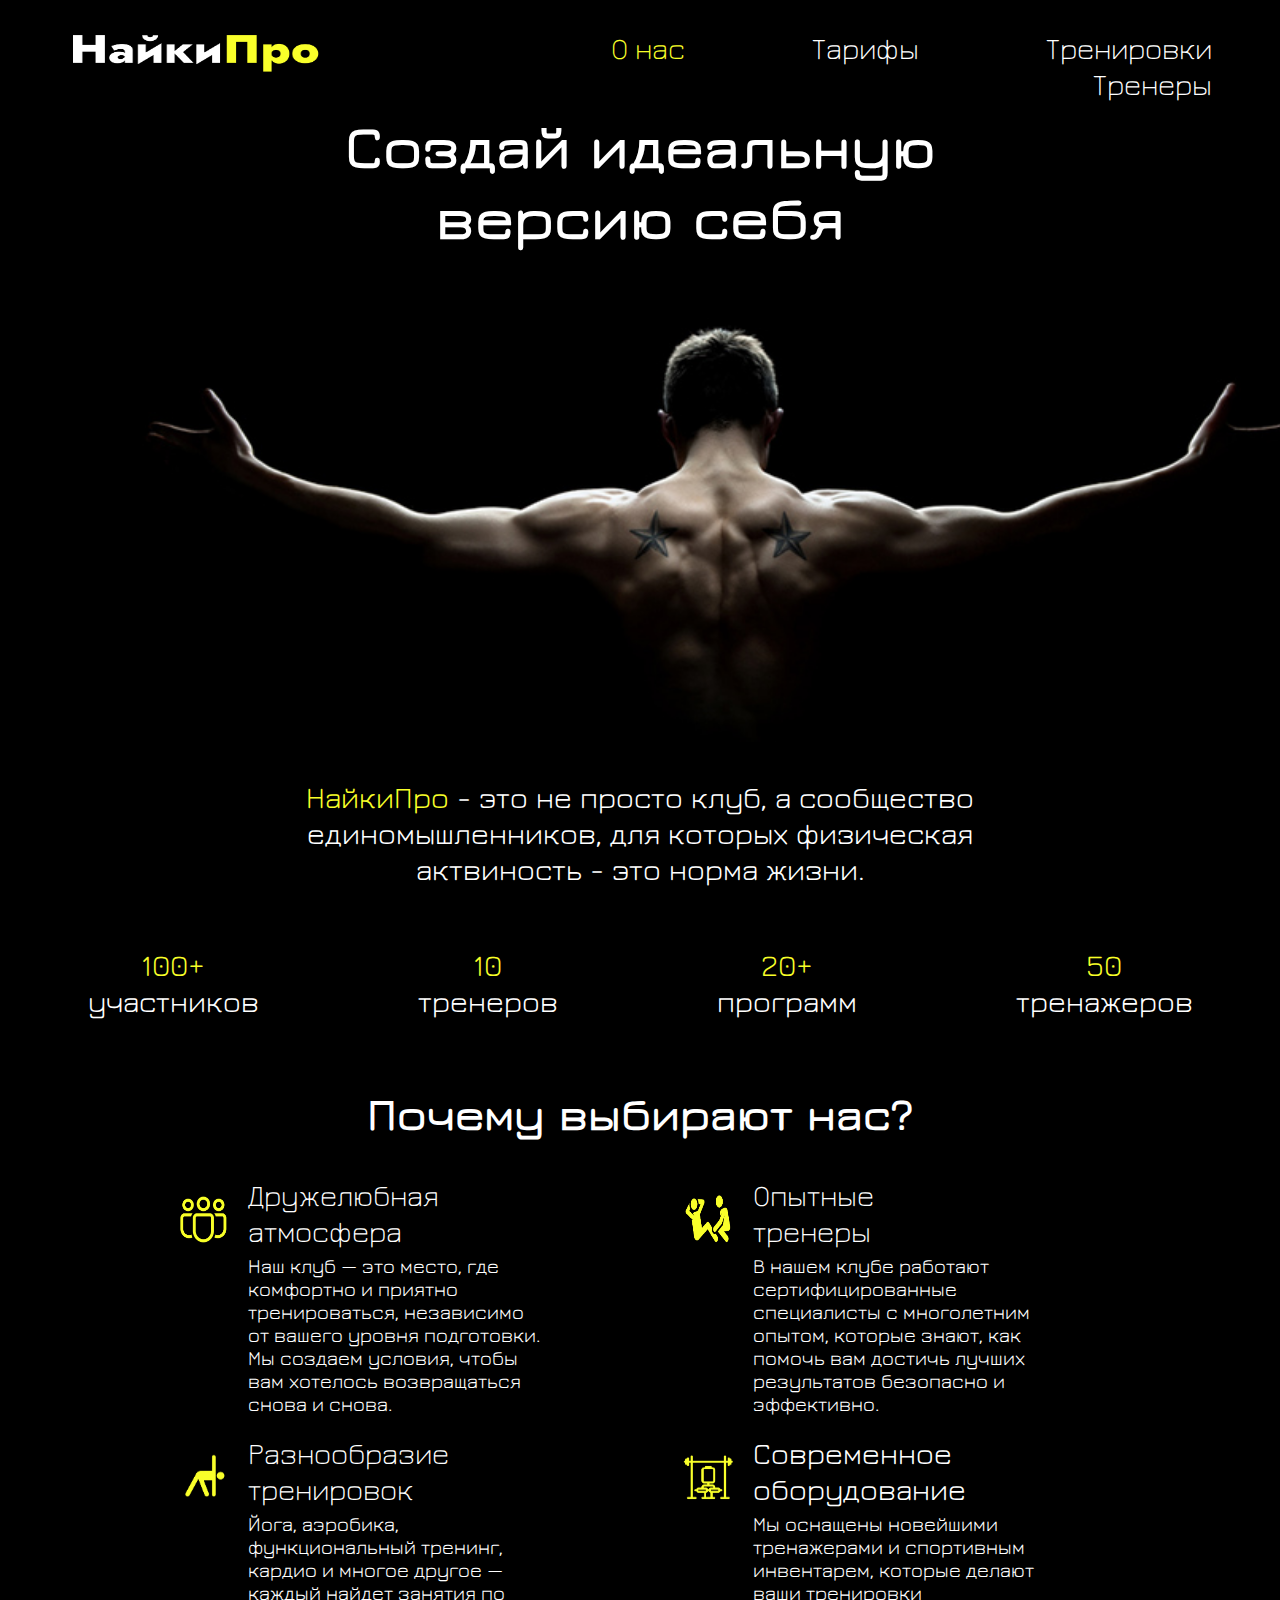
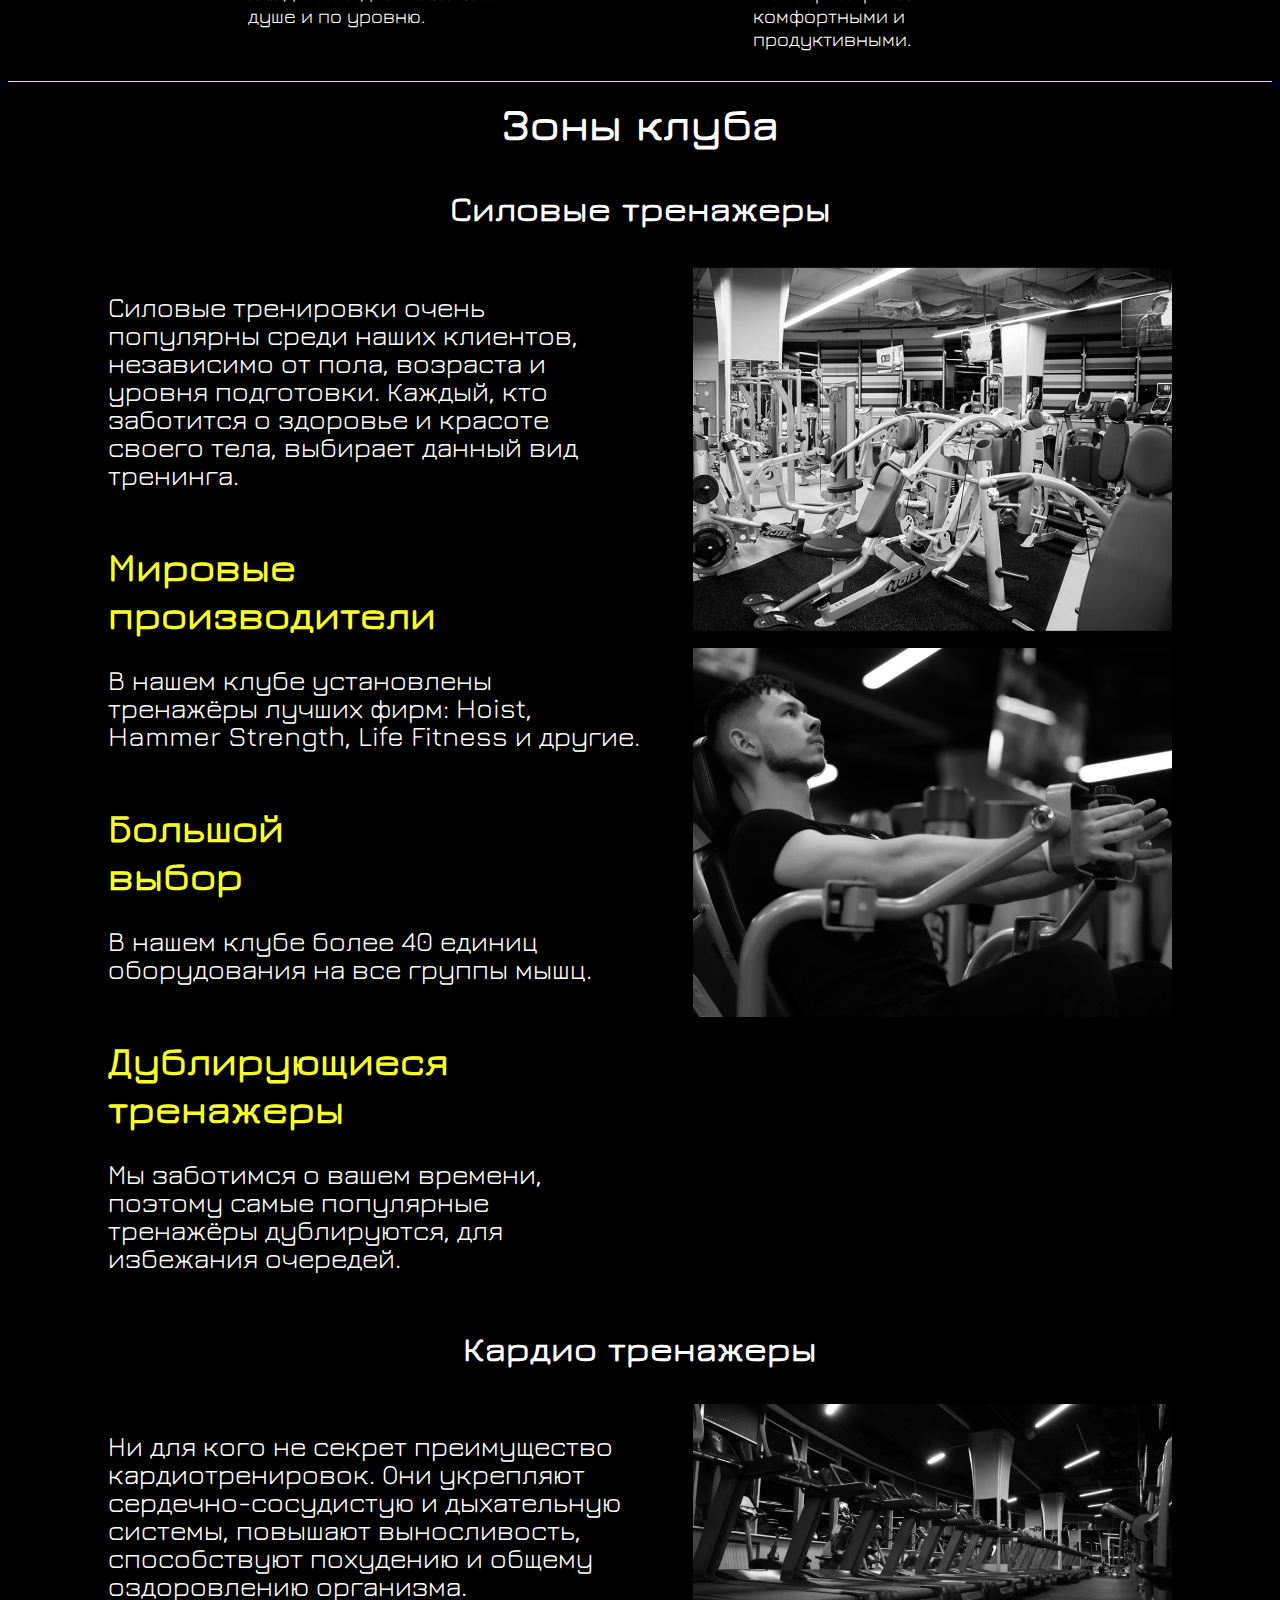
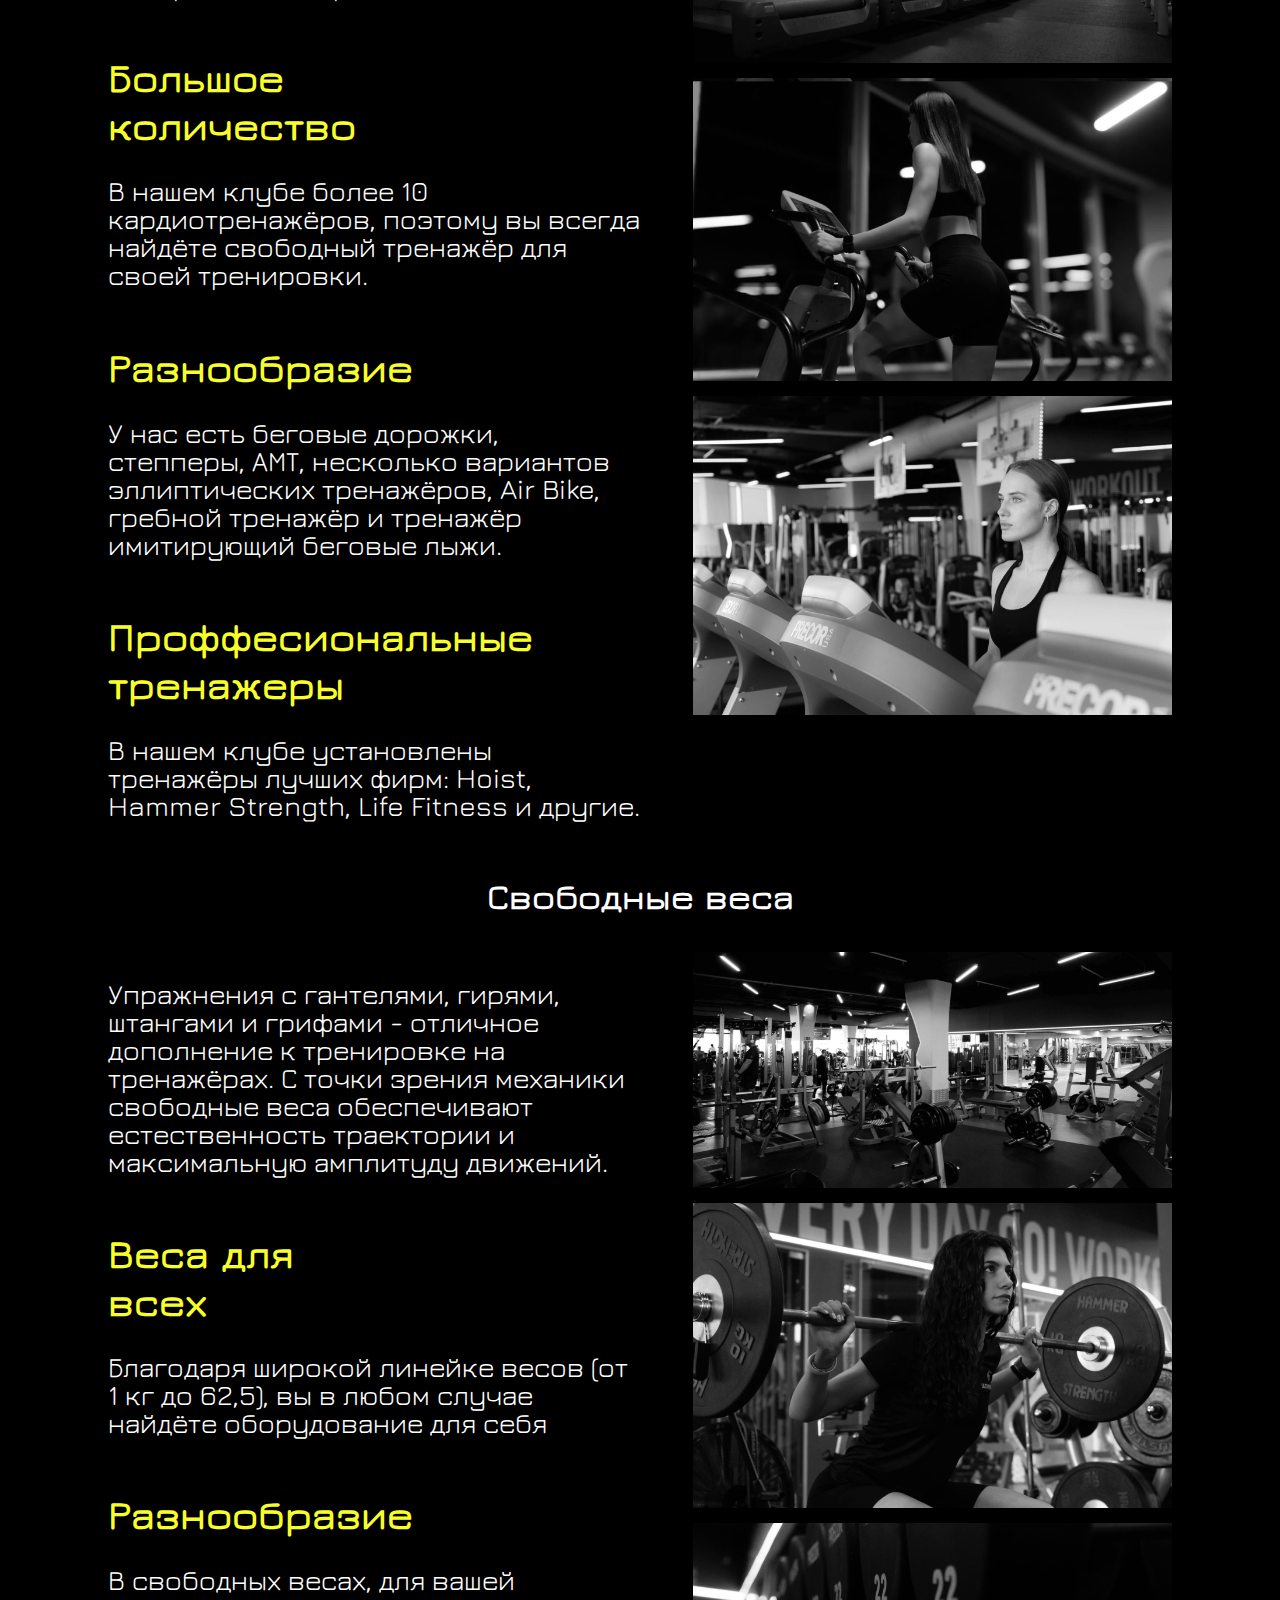
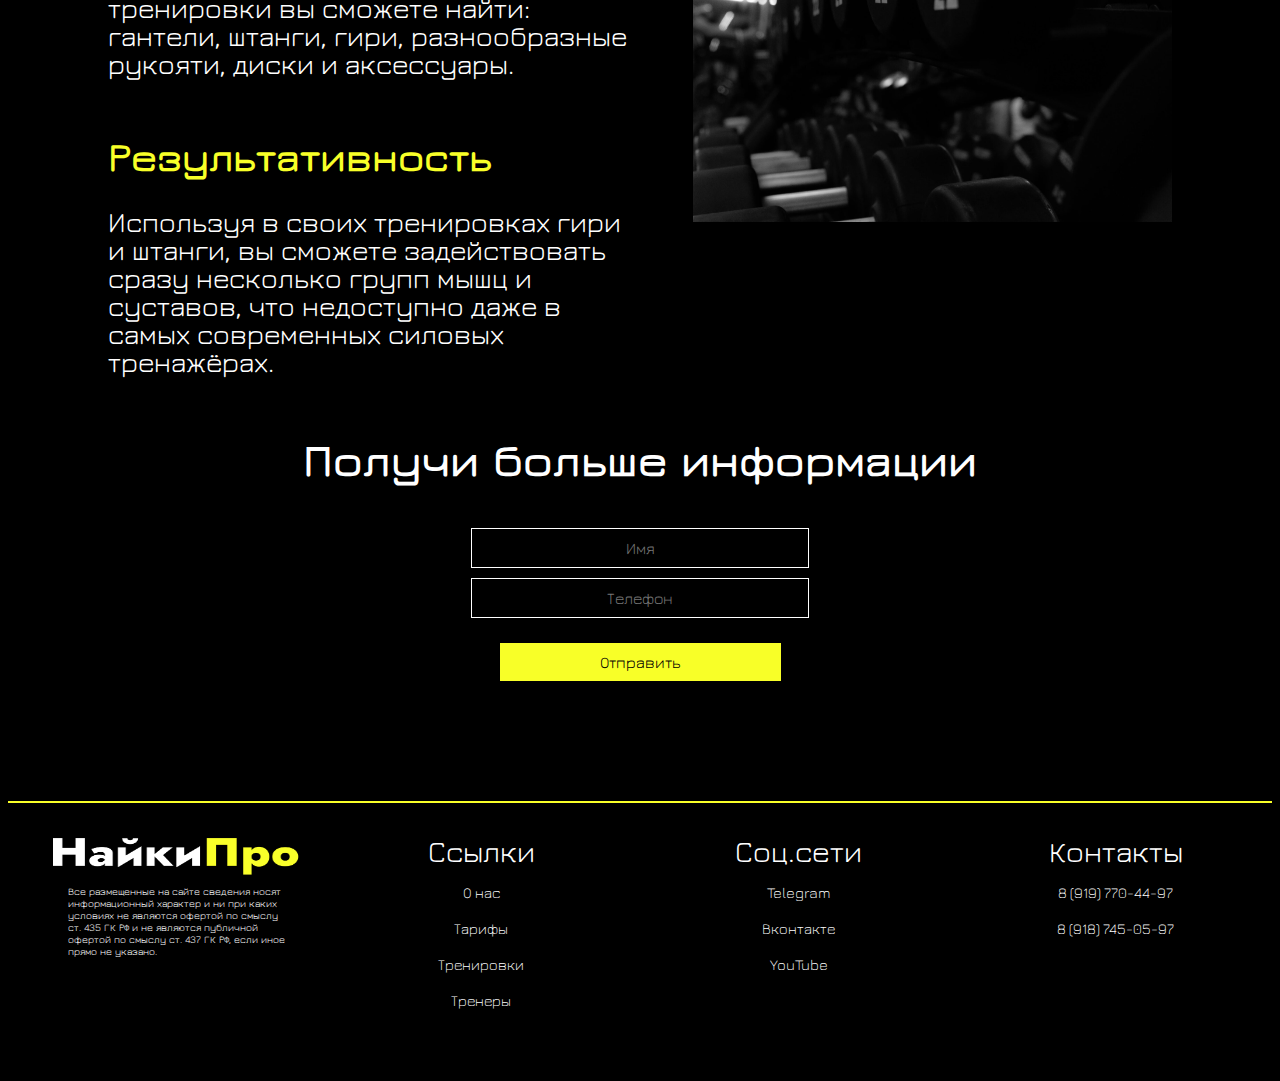
<file: index.html>
<!DOCTYPE html> 
<html> 
<head> 
<meta http-equiv = "Content-Type" 
      content = "text/html; charset = utf-8" > 
      
     <link rel="preconnect" href="https://fonts.googleapis.com">
     <link rel="preconnect" href="https://fonts.gstatic.com" crossorigin>
     <link href="https://fonts.googleapis.com/css2?family=Jura:wght@300..700&display=swap" rel="stylesheet">
     <link rel="stylesheet" href="css/style.css">
 
     <title> 
          Фитнес-клуб "НайкиПро"
     </title> 
</head> 

<body style="background-color: black;"> 
     <div id = "content">
          <nav>
               <a href="index.html"><img src = "img/лого.png">
               <a href="index.html" style="color: #F8FF28;">
                    О нас
               </a>
                <a href="tariffs.html">
                    Тарифы
                </a>
                <a href="trainings.html">
                    Тренировки
               </a>
               <a href="coaches.html">
                    Тренеры
               </a>
          </nav>

          <header>
               <div>
                    <h1>
                         Создай идеальную<br>версию себя
                    </h1>     
               </div>
          </header>

          <div id = "main">
               <div id = "main_man">
                    <img src = "img/main_man.jpg">
               </div>
               <p>
                    <span style="color: #F8FF28;">НайкиПро</span> - это не просто клуб, а сообщество<br>единомышленников, для которых физическая<br>актвиность - это норма жизни.
               </p>
               <div id = "smart_info">
                         <p><span style="color: #F8FF28;">100+</span><br>участников</p>
                         <p><span style="color: #F8FF28;">10</span><br>тренеров</p>
                         <p><span style="color: #F8FF28;">20+</span><br>программ</p>
                         <p><span style="color: #F8FF28;">50</span><br>тренажеров</p>
               </div>  
          </div>

          <div class = "whyUs" style="padding-bottom: 30px;">
               <h2 style="text-align: center;">
                    Почему выбирают нас?
               </h2>
               <table id="why_us">
                    <tr>
                        <td class="first-column" rowspan="2" style="text-align: right;"><img src="img/сообщество.png"></td>
                        <td class="second-column" style="font-size: 30px; padding-bottom: 5px;"><a href="tariffs.html" style="margin: 0;">Дружелюбная<br>атмосфера</a></td>
                        <td class="third-column" rowspan="2" style="text-align: right;"><img src="img/тренеры.png"></td>
                        <td class="fourth-column" style="font-size: 30px;"><a href="coaches.html" style="margin: 0;">Опытные<br>тренеры</a></td>
                    </tr>
                    <tr>
                        <td class="second-column" style="padding-right: 100px; padding-bottom: 20px;">Наш клуб — это место, где комфортно и приятно тренироваться, независимо от вашего уровня подготовки. Мы создаем условия, чтобы вам хотелось возвращаться снова и снова.</td>
                        <td class="fourth-column" style="padding-right: 100px;">В нашем клубе работают сертифицированные специалисты с многолетним опытом, которые знают, как помочь вам достичь лучших результатов безопасно и эффективно.</td>
                    </tr>
                    <tr>
                         <td class="first-column" rowspan="2" style="text-align: right;"><img src="img/программы.png"></td>
                         <td class="second-column" style="font-size: 30px; padding-bottom: 5px;"><a href="trainings.html" style="margin: 0;">Разнообразие<br>тренировок</a></td>
                         <td class="third-column" rowspan="2" style="text-align: right;"><img src="img/тренажеры.png"></td>
                         <td class="fourth-column" style="font-size: 30px;">Современное<br>оборудование</td>
                     </tr>
                     <tr>
                         <td class="second-column" style="padding-right: 100px; ">Йога, аэробика, функциональный тренинг, кардио и многое другое — каждый найдет занятия по душе и по уровню.</td>
                         <td class="fourth-column" style="padding-right: 100px;">Мы оснащены новейшими тренажерами и спортивным инвентарем, которые делают ваши тренировки комфортными и продуктивными.</td>
                     </tr>
                </table>
          </div>

          <div class="club-zone">
               <h2 style="text-align: center; margin-top: 15px;">Зоны клуба</h2>
               <h3 style="text-align: center;">Силовые тренажеры</h3>
               <div class="zone-content">
                    <div class="zone-description">
                         <p>Силовые тренировки очень популярны среди наших клиентов, независимо от пола, возраста и уровня подготовки. Каждый, кто заботится о здоровье и красоте своего тела, выбирает данный вид тренинга.</p>
                         <h4>Мировые<br>производители</h4>
                         <p>В нашем клубе установлены тренажёры лучших фирм: Hoist, Hammer Strength, Life Fitness и другие.</p>
                         <h4>Большой<br>выбор</h4>
                         <p>В нашем клубе более 40 единиц оборудования на все группы мышц.</p>
                         <h4>Дублирующиеся<br>тренажеры</h4>
                         <p>Мы заботимся о вашем времени, поэтому самые популярные тренажёры дублируются, для избежания очередей.</p>
                    </div>
                    <div class="zone-images">
                         <img src="img/power1.png" alt="Силовой тренажёр 1">
                         <img src="img/power2.png" alt="Силовой тренажёр 2">
                    </div>
               </div>
          </div>
          
          <div class="club-zone">
               <h3 style="text-align: center;">Кардио тренажеры</h3>
               <div class="zone-content">
                    <div class="zone-description">
                         <p>Ни для кого не секрет преимущество кардиотренировок. Они укрепляют сердечно-сосудистую и дыхательную системы, повышают выносливость, способствуют похудению и общему оздоровлению организма.</p>
                         <h4>Большое<br>количество</h4>
                         <p>В нашем клубе более 10 кардиотренажёров, поэтому вы всегда найдёте свободный тренажёр для своей тренировки.</p>
                         <h4>Разнообразие</h4>
                         <p>У нас есть беговые дорожки, степперы, АМТ, несколько вариантов эллиптических тренажёров, Air Bike, гребной тренажёр и тренажёр имитирующий беговые лыжи.</p>
                         <h4>Проффесиональные<br>тренажеры</h4>
                         <p>В нашем клубе установлены тренажёры лучших фирм: Hoist, Hammer Strength, Life Fitness и другие.</p>
                    </div>
                    <div class="zone-images">
                         <img src="img/cardio1.png" alt="Кардио тренажёр 1">
                         <img src="img/cardio2.png" alt="Кардио тренажёр 2">
                         <img src="img/cardio3.png" alt="Кардио тренажёр 3">
                    </div>
               </div>
          </div>

          <div class="club-zone">
               <h3 style="text-align: center;">Свободные веса</h3>
               <div class="zone-content">
                    <div class="zone-description">
                         <p>Упражнения с гантелями, гирями, штангами и грифами - отличное дополнение к тренировке на тренажёрах. С точки зрения механики свободные веса обеспечивают естественность траектории и максимальную амплитуду движений.</p>
                         <h4>Веса для<br>всех</h4>
                         <p>Благодаря широкой линейке весов (от 1 кг до 62,5), вы в любом случае найдёте оборудование для себя</p>
                         <h4>Разнообразие</h4>
                         <p>В свободных весах, для вашей тренировки вы сможете найти: гантели, штанги, гири, разнообразные рукояти, диски и аксессуары.</p>
                         <h4>Результативность</h4>
                         <p>Используя в своих тренировках гири и штанги, вы сможете задействовать сразу несколько групп мышц и суставов, что недоступно даже в самых современных силовых тренажёрах.</p>
                    </div>
                    <div class="zone-images">
                         <img src="img/weight1.png" alt="Кардио тренажёр 1">
                         <img src="img/weight2.png" alt="Кардио тренажёр 2">
                         <img src="img/weight3.png" alt="Кардио тренажёр 3">
                    </div>
               </div>
          </div>

          <div class="form">
               <div id = "slogan" style="text-align: center;">
                    <h2>Получи больше информации</h2>
               </div>

               <form method="get" action="#" style="text-align: center;">
                    <input name = "name" placeholder="Имя" class="input-field">
                    <input phone = "phone" placeholder="Телефон" class="input-field">
                    <input name = "otp" type="submit" value="Отправить" id="buy">
               </form>
          </div>
          
          <footer>
               <div class="footer_links">
                    <div class="box">
                         <a href="index.html" ><img src = "img/лого.png"></a><br>
                         <p class="footer_info">
                              Все размещенные на сайте сведения носят информационный характер и ни при каких условиях не являются офертой по смыслу ст. 435 ГК РФ и не являются публичной офертой по смыслу ст. 437 ГК РФ, если иное прямо не указано.
                         </p>
                    </div>
                    <div class="box">
                         <ul>
                              <p>Ссылки</p>
                              <li><a href="index.html">О нас</a></li>
                              <li><a href="tariffs.html">Тарифы</a></li>
                              <li><a href="trainings.html">Тренировки</a></li>
                              <li><a href="coaches.html">Тренеры</a></li>
                         </ul>
                    </div>
                    <div class="box">
                         <ul>
                              <p>Соц.сети</p>
                              <p><a href="https://t.me/dushhenkaa">Telegram</a></p>
                              <p><a href="m.vk.com">Вконтакте</a></p>
                              <p><a href="m.youtube.com">YouTube</a></p>
                              <p style="color: black;">!</p>
                         </ul>
                    </div>
                    <div class="box">
                         <ul>
                              <p>Контакты</p>
                              <p><a href="tel:+79197704497">8 (919) 770-44-97</a></p>
                              <p><a href="tel:+79187450597">8 (918) 745-05-97</a></p>
                              <p style="color: black;">!</p>
                              <p style="color: black;">!</p>
                         </ul>
                    </div>
               </div> 
          </footer>
     </div> 
</body>  
</html>
</file>
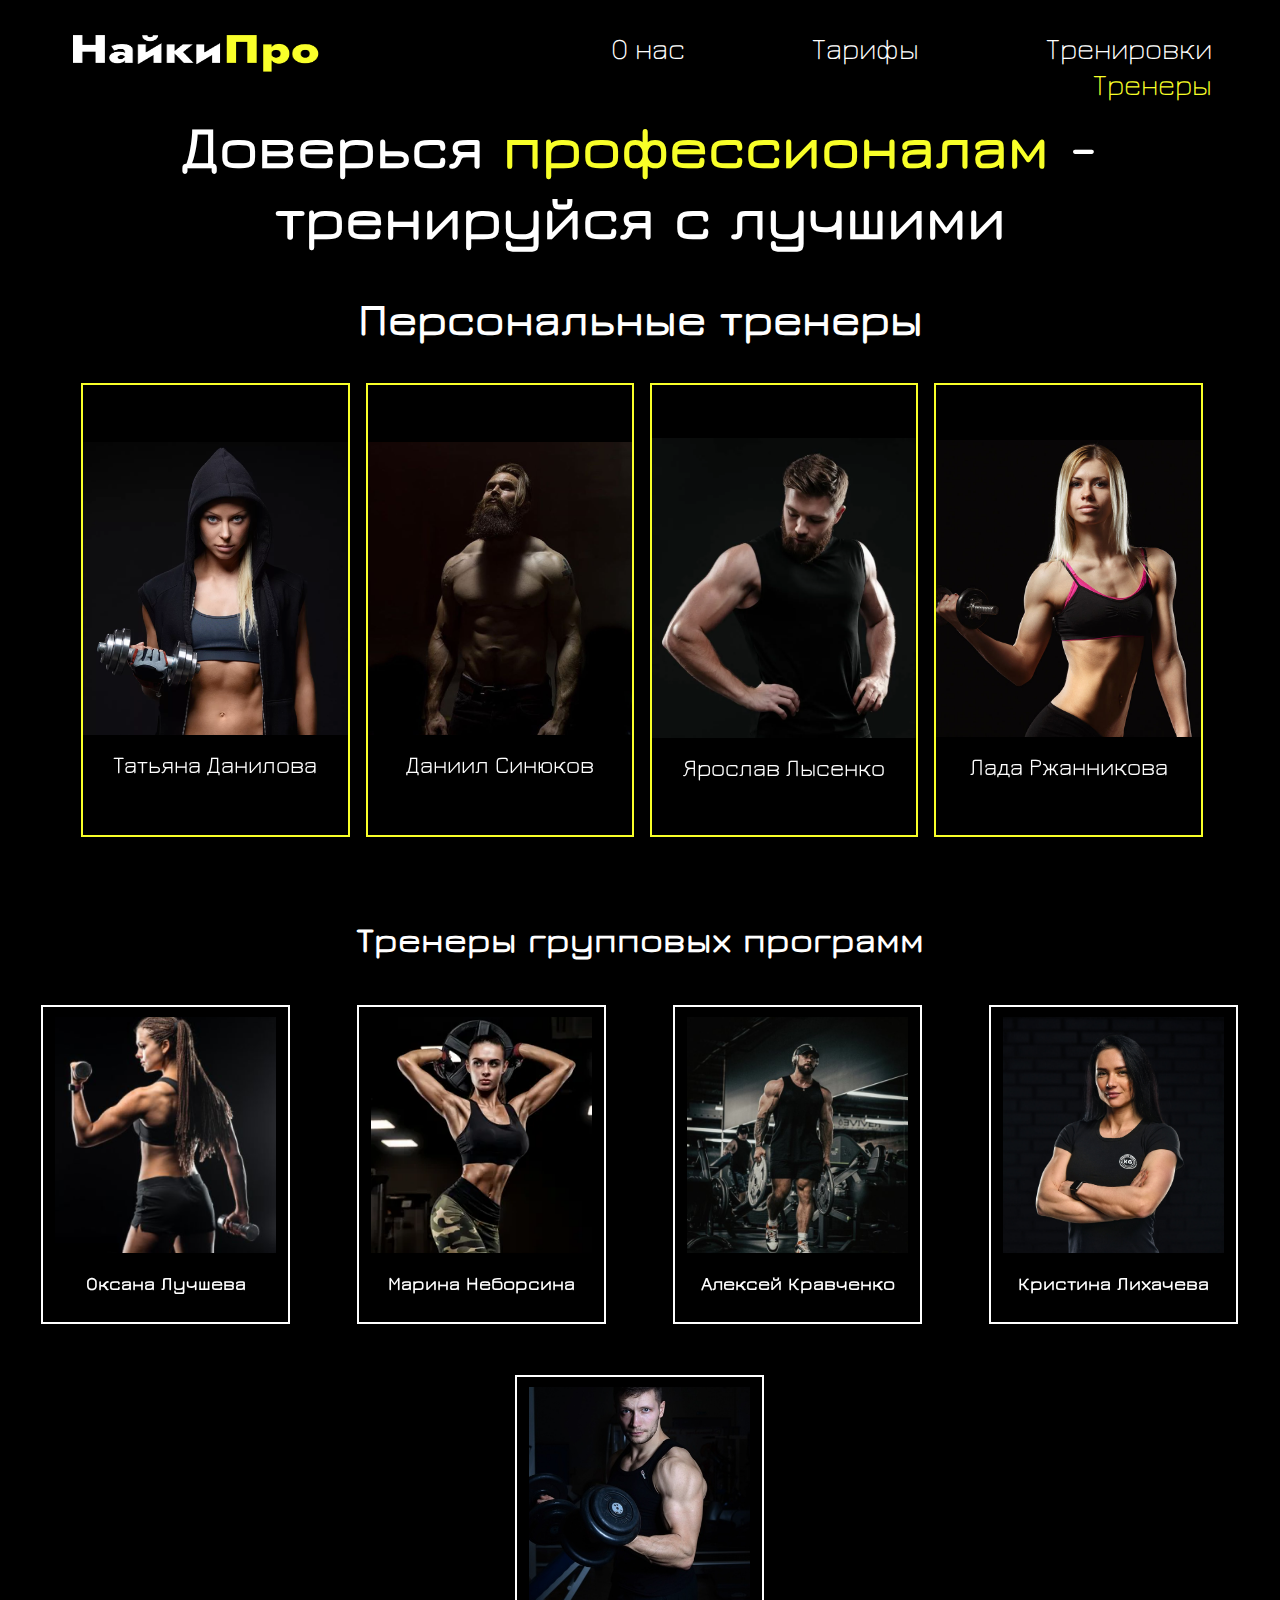
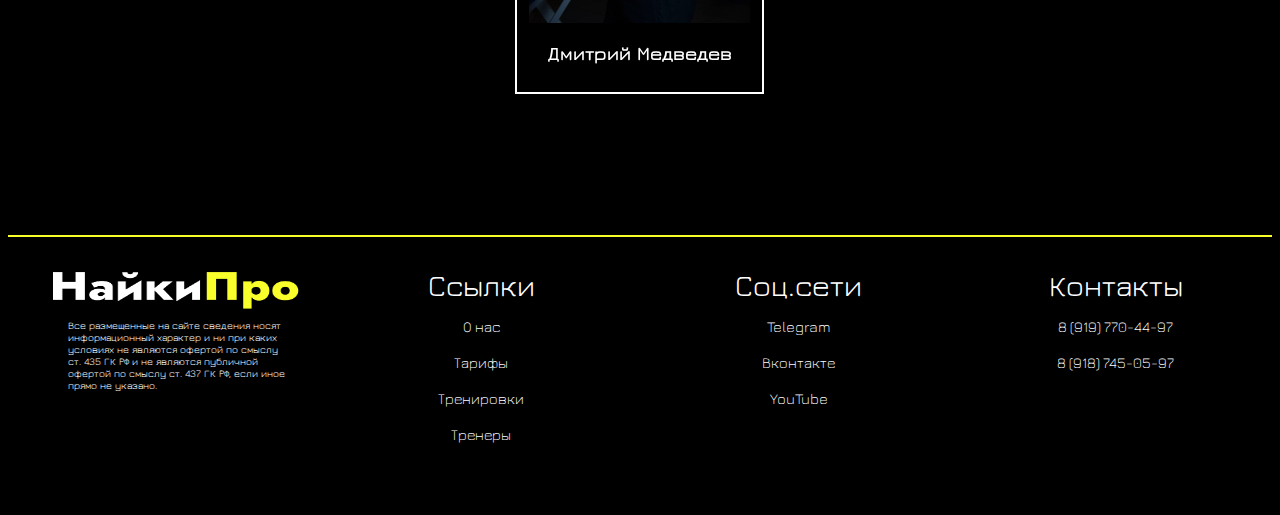
<file: coaches.html>
<!DOCTYPE html> 
<html> 
<head> 
<meta http-equiv = "Content-Type" 
      content = "text/html; charset = utf-8" > 
      
     <link rel="preconnect" href="https://fonts.googleapis.com">
     <link rel="preconnect" href="https://fonts.gstatic.com" crossorigin>
     <link href="https://fonts.googleapis.com/css2?family=Jura:wght@300..700&display=swap" rel="stylesheet">
     <link rel="stylesheet" href="css/style.css">

    <title> 
        Фитнес-клуб "НайкиПро"
    </title> 
</head> 

<body style="background-color: black;"> 
    <div id = "content">

        <nav>
               <a href="index.html"><img src = "img/лого.png"></a>
               <a href="index.html">
                    О нас
               </a>
                <a href="tariffs.html">
                    Тарифы
                </a>
                <a href="trainings.html">
                    Тренировки
               </a>
               <a href="coaches.html" style="color: #F8FF28;">
                    Тренеры
               </a>
        </nav>

        <header>
            <h1>
                Доверься <span style="color: #F8FF28;">профессионалам</span> - <br>тренируйся с лучшими
           </h1>
        </header>

        <h2 style="text-align: center;">
            Персональные тренеры
        </h2>
        
        <div class="carousel-container">
            <div class="carousel">
                <!-- Карточка 1 -->
                <div class="card">
                    <div class="card-inner">
                        <div class="card-front">
                            <img src="img/coach1.png" alt="Данилова Татьяна">
                            <div class="name">Татьяна Данилова</div>
                        </div>
                        <div class="card-back">
                            <h4>Татьяна Данилова</h4>
                            <p>Специализация</p>
                            <ul>
                                <li>силовые тренировки</li>
                                <li>набор мышечной массы</li>
                                <li>снижение веса</li>
                                <li>коррекция фигуры</li>
                            </ul>
                            <p>Спортивные достижения</p>
                            <ul>
                                <li>МС по подъему на бицепс</li>
                                <li>Элита России по жиму</li>
                            </ul>
                            <button class="contact-btn">СВЯЗАТЬСЯ</button>
                        </div>
                    </div>
                </div>
                <!-- Карточка 2 -->
                <div class="card">
                    <div class="card-inner">
                        <div class="card-front">
                            <img src="img/coach3.png" alt="Даниил Синюков">
                            <div class="name">Даниил Синюков</div>
                        </div>
                        <div class="card-back">
                            <h4>Даниил Синюков</h4>
                            <p>Специализация</p>
                            <ul>
                                <li>силовые тренировки</li>
                                <li>набор мышечной массы</li>
                                <li>консультация по питанию</li>
                                <li>коррекция фигуры</li>
                            </ul>
                            <p>Спортивные достижения</p>
                            <ul>
                                <li>КМС по рукопашному бою</li>
                                <li>МС по пауэрлифтингу</li>
                            </ul>
                            <button class="contact-btn">СВЯЗАТЬСЯ</button>
                        </div>
                    </div>
                </div>
                <!-- Карточка 3 -->
                <div class="card">
                    <div class="card-inner">
                    <div class="card-front">
                         <img src="img/coach2.png" alt="Лысенко Ярослав">
                         <div class="name">Ярослав Лысенко</div>
                    </div>
                    <div class="card-back">
                        <h4>Ярослав Лысенко</h4>
                        <p>Специализация</p>
                        <ul>
                            <li>силовые тренировки</li>
                            <li>набор мышечной массы</li>
                            <li>постановка техники</li>
                            <li>развитие выносливости</li>
                        </ul>
                         <p>Спортивные достижения</p>
                            <ul>
                                <li>ЗМС по жиму штанги лежа</li>
                                <li>МС по боксу</li>
                            </ul>
                        <button class="contact-btn">СВЯЗАТЬСЯ</button>
                    </div>
                </div>
            </div>
                    <!-- Карточка 4 -->
                    <div class="card">
                        <div class="card-inner">
                        <div class="card-front">
                            <img src="img/coach4.jpg" alt="Ржанникова Лада">
                            <div class="name">Лада Ржанникова</div>
                        </div>
                        <div class="card-back">
                            <h4>Лада Ржанникова</h4>
                            <p>Специализация</p>
                            <ul>
                                <li>силовые тренировки</li>
                                <li>набор мышечной массы</li>
                                <li>снижение веса</li>
                                <li>коррекция фигуры</li>
                            </ul>
                            <p>Спортивные достижения</p>
                                <ul>
                                    <li>МС по подъему на бицепс</li>
                                    <li>Элита России по жиму</li>
                                </ul>
                            <button class="contact-btn">СВЯЗАТЬСЯ</button>
                        </div>
                    </div>
                </div>
            </div>
        </div>

        <h3 style="text-align: center;">
            Тренеры групповых программ
        </h3>

        <div class="new-card-container">
            <div class="new-card">
                <div class="new-card-front">
                       <img src="img/coachpro1.png" alt="Оксана Лучшева">
                       <h3>Оксана Лучшева</h3>
                </div>
                <div class="new-card-back">
                    <h3>Оксана Лучшева</h3>
                    <p>Специализация</p>
                    <ul>
                        <li>йога</li>
                        <li>ZUMBA</li>
                        <li>стретчинг</li>
                        <li>силовые тренировки</li>
                    </ul>
                    <button class="contact-btn"><a href="trainings.html">ПЕРЕЙТИ К ПРОГРАММАМ</a></button>
                </div>
            </div>
            <div class="new-card">
                <div class="new-card-front">
                       <img src="img/coachpro3.webp" alt="Тренер 2">
                       <h3>Марина Неборсина</h3>
                </div>
                <div class="new-card-back">
                    <h3>Марина Неборсина</h3>
                    <p>Специализация</p>
                    <ul>
                        <li>йога</li>
                        <li>ZUMBA</li>
                        <li>стретчинг</li>
                        <li>силовые тренировки</li>
                    </ul>
                    <button class="contact-btn"><a href="trainings.html">ПЕРЕЙТИ К ПРОГРАММАМ</a></button>
                </div>
            </div>
            <div class="new-card">
                <div class="new-card-front">
                       <img src="img/coachpro2.png" alt="Тренер 3">
                       <h3>Алексей Кравченко</h3>
                </div>
                <div class="new-card-back">
                    <h3>Алексей Кравченко</h3>
                    <p>Специализация</p>
                    <ul>
                        <li>йога</li>
                        <li>ZUMBA</li>
                        <li>стретчинг</li>
                        <li>силовые тренировки</li>
                    </ul>
                    <button class="contact-btn"><a href="trainings.html">ПЕРЕЙТИ К ПРОГРАММАМ</a></button>
                </div>
            </div>
            <div class="new-card">
                <div class="new-card-front">
                       <img src="img/coachpro4.jpg" alt="Кристина Лихачева">
                       <h3>Кристина Лихачева</h3>
                </div>
                <div class="new-card-back">
                    <h3>Кристина Лихачева</h3>
                    <p>Специализация</p>
                    <ul>
                        <li>йога</li>
                        <li>ZUMBA</li>
                        <li>стретчинг</li>
                        <li>силовые тренировки</li>
                    </ul>
                    <button class="contact-btn"><a href="trainings.html">ПЕРЕЙТИ К ПРОГРАММАМ</a></button>
                </div>
            </div>
            <div class="new-card">
                <div class="new-card-front">
                       <img src="img/coachpro5.jpg" alt="Дмитрий Медведев">
                       <h3>Дмитрий Медведев</h3>
                </div>
                <div class="new-card-back">
                    <h3>Дмитрий Медведев</h3>
                    <p>Специализация</p>
                    <ul>
                        <li>йога</li>
                        <li>ZUMBA</li>
                        <li>стретчинг</li>
                        <li>силовые тренировки</li>
                    </ul>
                    <button class="contact-btn"><a href="trainings.html">ПЕРЕЙТИ К ПРОГРАММАМ</a></button>
                </div>
            </div>
        </div> 

        <footer>
            <div class="footer_links">
                <div class="box">
                     <a href="index.html" ><img src = "img/лого.png"></a><br>
                     <p class="footer_info">
                          Все размещенные на сайте сведения носят информационный характер и ни при каких условиях не являются офертой по смыслу ст. 435 ГК РФ и не являются публичной офертой по смыслу ст. 437 ГК РФ, если иное прямо не указано.
                     </p>
                </div>
                <div class="box">
                    <ul>
                        <p>Ссылки</p>
                        <li><a href="index.html">О нас</a></li>
                        <li><a href="tariffs.html">Тарифы</a></li>
                        <li><a href="trainings.html">Тренировки</a></li>
                        <li><a href="coaches.html">Тренеры</a></li>
                    </ul>
                </div>
                <div class="box">
                    <ul>
                        <p>Соц.сети</p>
                        <p><a href="https://t.me/dushhenkaa">Telegram</a></p>
                        <p><a href="m.vk.com">Вконтакте</a></p>
                        <p><a href="m.youtube.com">YouTube</a></p>
                        <p style="color: black;">!</p>
                    </ul>
                </div>
                <div class="box">
                    <ul>
                        <p>Контакты</p>
                        <p><a href="tel:+79197704497">8 (919) 770-44-97</a></p>
                        <p><a href="tel:+79187450597">8 (918) 745-05-97</a></p>
                        <p style="color: black;">!</p>
                        <p style="color: black;">!</p>
                    </ul>
                </div>
            </div> 
        </footer>
    </div> 
</body>  
</html>
</file>
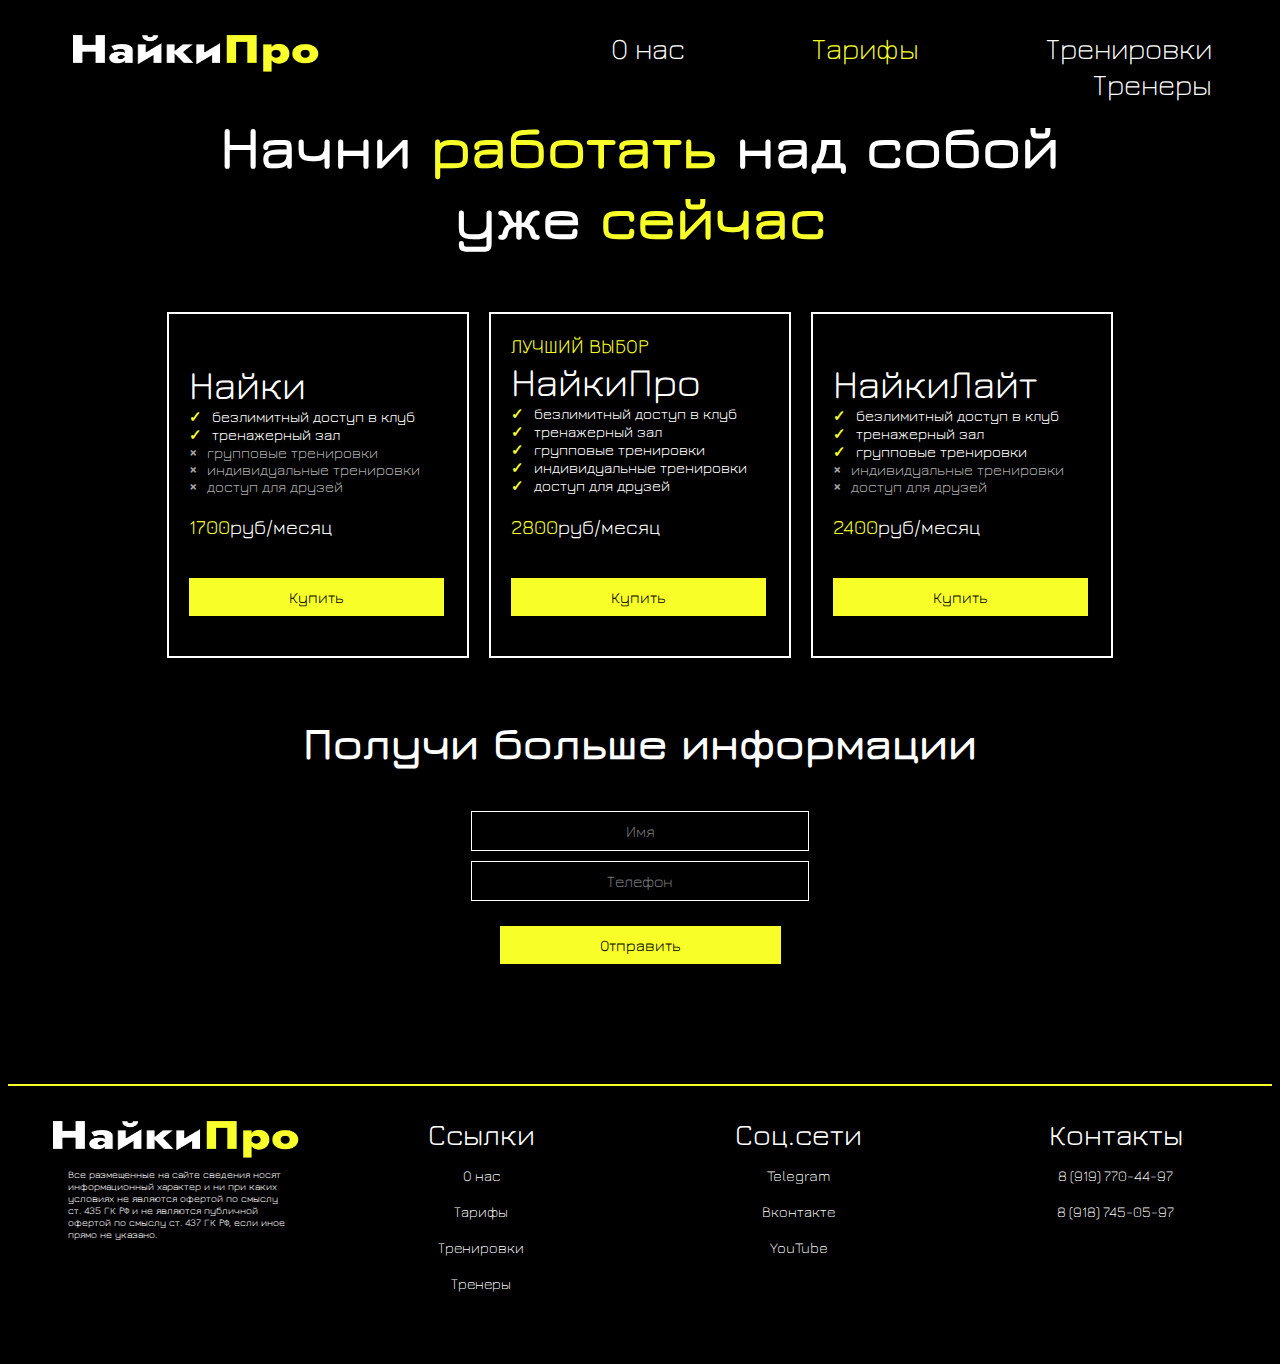
<file: tariffs.html>
<!DOCTYPE html> 
<html> 
<head> 
 <meta http-equiv = "Content-Type" 
      content = "text/html; charset = utf-8" > 
      
     <link rel="preconnect" href="https://fonts.googleapis.com">
     <link rel="preconnect" href="https://fonts.gstatic.com" crossorigin>
     <link href="https://fonts.googleapis.com/css2?family=Jura:wght@300..700&display=swap" rel="stylesheet">
     <link rel="stylesheet" href="css/style.css">
          
 <title> 
     Фитнес-клуб "НайкиПро"
 </title> 
</head> 
<body style="background-color: black;"> 
     <div id = "content">

          <nav>
               <a href="index.html"><img src = "img/лого.png">
               <a href="index.html">
                    О нас
               </a>
                <a href="tariffs.html" style="color: #F8FF28;">
                    Тарифы
                </a>
                <a href="trainings.html">
                    Тренировки
               </a>
               <a href="coaches.html">
                    Тренеры
               </a>
          </nav>

          <header>
               <div id = "slogan">
                         <h1>Начни <span style="color: #F8FF28;">работать</span> над собой<br>уже <span style="color: #F8FF28;">сейчас</span><h1> 
               </div>
          </header>

          <div id = "main">
               <table id = "tariffs">
                    <tr>
                         <td id = "light_tarif">
                              <span style="font-size: 40px;">Найки</span><br>
                              <ul id="tarif_info">
                                   <li class="check">безлимитный доступ в клуб</li>
                                   <li class="check">тренажерный зал</li>
                                   <li class="cross" id="not">групповые тренировки</li>
                                   <li class="cross" id="not">индивидуальные тренировки</li>
                                   <li class="cross" id="not">доступ для друзей</li>
                              </ul>
                              <p style="font-size: 20px;"><span style="color: #F8FF28;">1700</span>руб/месяц</p>
                              <button id = "buy">
                                   Купить
                              </button>
                         </td>
                         <td id = "pro_tarif">
                              <span style="color: #F8FF28; font-size: 20px;">ЛУЧШИЙ ВЫБОР</span><br><span style="font-size: 40px;">НайкиПро</span><br>
                              <ul id="tarif_info">
                                   <li class="check">безлимитный доступ в клуб</li>
                                   <li class="check">тренажерный зал</li>
                                   <li class="check">групповые тренировки</li>
                                   <li class="check">индивидуальные тренировки</li>
                                   <li class="check">доступ для друзей</li>
                              </ul>
                              <p style="font-size: 20px;"><span style="color: #F8FF28;">2800</span>руб/месяц</p>
                              <button id ="buy">
                                   Купить
                              </button>
                         </td>
                         <td id = "light_tarif">
                              <span style="font-size: 40px;">НайкиЛайт</span><br>
                              <ul id="tarif_info">
                                   <li class="check">безлимитный доступ в клуб</li>
                                   <li class="check">тренажерный зал</li>
                                   <li class="check">групповые тренировки</li>
                                   <li class="cross" id="not">индивидуальные тренировки</li>
                                   <li class="cross" id="not">доступ для друзей</li>
                              </ul>
                              <p style="font-size: 20px;"><span style="color: #F8FF28;">2400</span>руб/месяц</p>
                              <button id ="buy">
                                   Купить
                              </button>
                         </td>
                    </tr>
               </table>
          </div>

          <div class="form">
               <div id = "slogan" style="text-align: center;">
                    <h2>Получи больше информации</h2>
               </div>

               <form method="get" action="#" style="text-align: center;">
                    <input name = "name" placeholder="Имя" class="input-field">
                    <input phone = "phone" placeholder="Телефон" class="input-field">
                    <input name = "otp" type="submit" value="Отправить" id="buy">
               </form>
          </div>
          
          <footer>
               <div class="footer_links">
                   <div class="box">
                        <a href="index.html" ><img src = "img/лого.png"></a><br>
                        <p class="footer_info">
                             Все размещенные на сайте сведения носят информационный характер и ни при каких условиях не являются офертой по смыслу ст. 435 ГК РФ и не являются публичной офертой по смыслу ст. 437 ГК РФ, если иное прямо не указано.
                        </p>
                   </div>
                   <div class="box">
                        <ul>
                             <p>Ссылки</p>
                             <li><a href="index.html">О нас</a></li>
                             <li><a href="tariffs.html">Тарифы</a></li>
                             <li><a href="trainings.html">Тренировки</a></li>
                             <li><a href="coaches.html">Тренеры</a></li>
                        </ul>
                   </div>
                   <div class="box">
                        <ul>
                             <p>Соц.сети</p>
                             <p><a href="https://t.me/dushhenkaa">Telegram</a></p>
                             <p><a href="m.vk.com">Вконтакте</a></p>
                             <p><a href="m.youtube.com">YouTube</a></p>
                             <p style="color: black;">!</p>
                        </ul>
                   </div>
                   <div class="box">
                        <ul>
                             <p>Контакты</p>
                             <p><a href="tel:+79197704497">8 (919) 770-44-97</a></p>
                             <p><a href="tel:+79187450597">8 (918) 745-05-97</a></p>
                             <p style="color: black;">!</p>
                             <p style="color: black;">!</p>
                        </ul>
                   </div>
               </div> 
          </footer>
     </div> 
</body>  
</html>
</file>
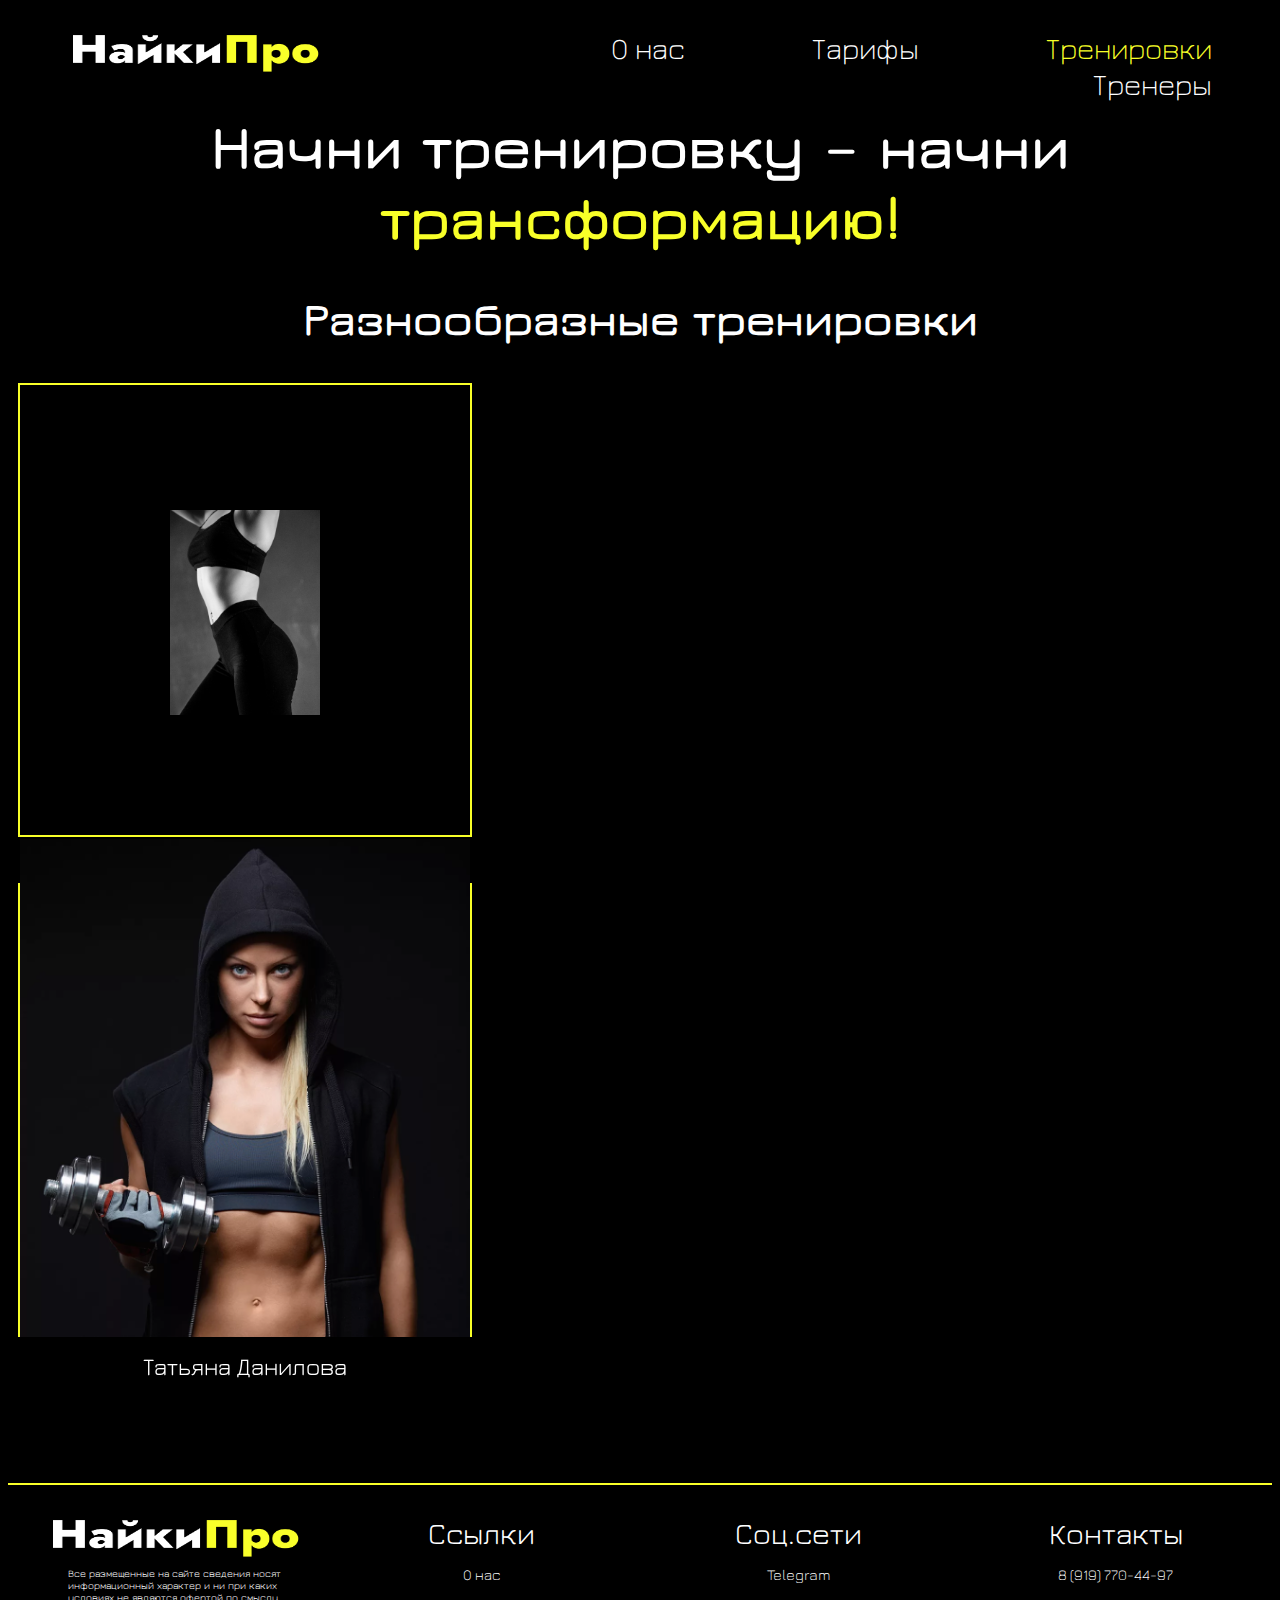
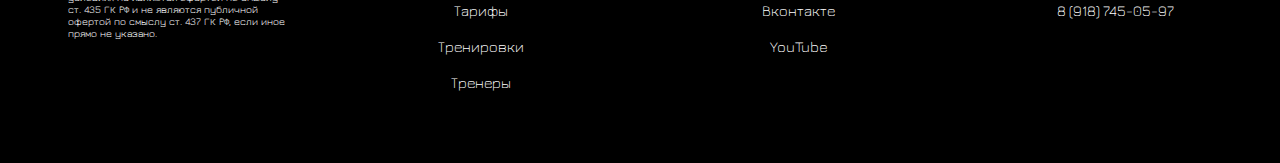
<file: trainings.html>
<!DOCTYPE html> 
<html> 
<head> 
 <meta http-equiv = "Content-Type" 
      content = "text/html; charset = utf-8" > 
      
     <link rel="preconnect" href="https://fonts.googleapis.com">
     <link rel="preconnect" href="https://fonts.gstatic.com" crossorigin>
     <link href="https://fonts.googleapis.com/css2?family=Jura:wght@300..700&display=swap" rel="stylesheet">
     <link rel="stylesheet" href="css/style.css">


 <title> 
     Фитнес-клуб "НайкиПро"
 </title> 
</head> 
<body style="background-color: black;"> 
     <div id = "content">

          <nav>
               <a href="index.html"><img src = "img/лого.png">
               <a href="index.html">
                    О нас
               </a>
                <a href="tariffs.html">
                    Тарифы
                </a>
                <a href="trainings.html"  style="color: #F8FF28;">
                    Тренировки
               </a>
               <a href="coaches.html">
                    Тренеры
               </a>
          </nav>

          <header>
               <h1>
                    Начни тренировку – начни <br> <span style="color: #F8FF28;">трансформацию!</span>
               </h1>
          </header>

           <div id = "main">   
               <h2 style="text-align: center;">
                    Разнообразные тренировки
                </h2>

                    <div class="card">
                         <div class="card-front">
                              <span style="width: 150px; height: 200px; flex-wrap: wrap;"><img src="img/zumba.png" alt="zumba"></span>
                         </div>
                    </div>
                    <div class="card">
                         <div class="card-front">
                              <img src="img/coach1.png" alt="Данилова Татьяна">
                              <div class="name">Татьяна Данилова</div>
                         </div>
                    </div>
               
           </div>

          <footer>
               <div class="footer_links">
                    <div class="box">
                        <a href="index.html" ><img src = "img/лого.png"></a><br>
                        <p class="footer_info">
                             Все размещенные на сайте сведения носят информационный характер и ни при каких условиях не являются офертой по смыслу ст. 435 ГК РФ и не являются публичной офертой по смыслу ст. 437 ГК РФ, если иное прямо не указано.
                        </p>
                   </div>
                   <div class="box">
                        <ul>
                             <p>Ссылки</p>
                             <li><a href="index.html">О нас</a></li>
                             <li><a href="tariffs.html">Тарифы</a></li>
                             <li><a href="trainings.html">Тренировки</a></li>
                             <li><a href="coaches.html">Тренеры</a></li>
                        </ul>
                   </div>
                   <div class="box">
                        <ul>
                             <p>Соц.сети</p>
                             <p><a href="https://t.me/dushhenkaa">Telegram</a></p>
                             <p><a href="m.vk.com">Вконтакте</a></p>
                             <p><a href="m.youtube.com">YouTube</a></p>
                             <p style="color: black;">!</p>
                        </ul>
                   </div>
                   <div class="box">
                        <ul>
                             <p>Контакты</p>
                             <p><a href="tel:+79197704497">8 (919) 770-44-97</a></p>
                             <p><a href="tel:+79187450597">8 (918) 745-05-97</a></p>
                             <p style="color: black;">!</p>
                             <p style="color: black;">!</p>
                        </ul>
                   </div>
               </div> 
          </footer>
     </div> 
</body>  
</html>
</file>
<file: css/style.css>
div#content{
    width: 80;
    border: none;
    margin:auto;
    background-color: black;
    color: white;
    font-family: 'Jura', sans-serif;
    font-size: 30px;
}

/* Для навигации */
nav{
    height: 40px;
    text-align: right;
    margin-top: 30px;
}
nav a, table a{
    font-weight: lighter;
    text-decoration: none;
    color: white;
    margin: 60px;
}
nav img{
    width: 255px;
    height: 45px;
    float: left;
    margin-left: 60px;
}

/* Для подвала */
footer{
    border-top: 2px solid #F8FF28; /* Граница только сверху */
    border-right: none; /* Убираем границы справа */
    border-bottom: none; /* Убираем границы снизу */
    border-left: none; /* Убираем границы слева */
    margin-top: 100px;
}
header, footer {
    color:white;
    background-color: black;
    clear: left;
    text-align: center;
}
footer a{
    font-weight: lighter;
    text-decoration: none;
    color: white;
    margin: 0; 
    font-size: 15px;
}
footer p{
    margin: 0%;
    text-align: center;
}
.footer_info{
    font-size: 10px; 
    text-align: left; 
    margin-left: 30px;
}
.footer_links {
    display: flex; /* Включаем Flexbox */
    justify-content: space-between; /* Распределяем элементы по строке с равными отступами */
    flex-wrap: wrap; /* Позволяет элементам переноситься на следующую строку, если не помещаются */
}
.box {
    background-color: black;
    color: white;
    padding: 20px;
    margin: 10px;
    text-align: center;
    width: 20%; /* Ширина каждого элемента */
}
.box img{
     width: 255px;
     height: 45px;
     float: center;
     margin-left: 10px;
}

/* !!!!!!!!!!!!!!!!!!!!!!!!!!!!!!!!!!!!!!!!!!!!!!!!!!!! Главная страница !!!!!!!!!!!!!!!!!!!!!!!!!!!!!!!!!!!!!!!!!!!!!!!!!!!!!!!!!!!!!!!!!!! */
/* Главный блок */
#main{
    text-align: center;
}
div #main_man img{
    width: 1430px;
    height: 450px;
    padding: 0%;
}
#smart_info{
    display: flex; /* Включаем flex-контейнер */
    justify-content: space-around; /* Равномерно распределяем элементы по горизонтали */
    align-items: center; /* Выравнивание по вертикали */
}

/* Почему мы? */
.whyUs{
    border-bottom: 1px solid #F8FF28; /* Граница только сверху */
    border-right: none; /* Убираем границы справа */
    border-top: none; /* Убираем границы снизу */
    border-left: none; /* Убираем границы слева */   
    }
table#why_us {
    width: 80%;
    margin: auto;
    border-collapse: collapse; /* Убираем отступы между ячейками */
}
td {
    border: none;
    padding-top: 0px;
    vertical-align: top;
    height: auto;
    font-size: 20px;
    text-align: left;
    position: relative;
}
table img{
     margin: 15px;
     width: 55px;
     height: 55px;
}
.first-column, .third-column {
    width: 10%; /* Ширина для первых и третьих столбцов */
}

.second-column, .fourth-column {
    width: 35%; /* Ширина для вторых и четвертых столбцов */
}
ul {
    list-style-type: none; /* Убираем стандартные маркеры списка */
    padding-left: 0;
    margin-top: 0;
}

/* Зоны клуба */
.club-zone {
    color: white;
    padding-left: 100px;
    padding-right: 100px;
    background-color: black;

}
.zone-content {
    display: flex;
    justify-content: space-between;
    align-items: flex-start;
}
.zone-description {
    width: 50%;
}
.zone-description p {
    font-size: 28px;
    line-height: 1;
    margin-bottom: 20px;
}
.zone-description h4 {
    font-size: 40px;
    color: #F8FF28;
    margin-bottom: 10px;
    font-weight: bold;
}
.zone-images {
    width: 45%;
    display: flex;
    flex-direction: column;
    gap: 15px;
}

/* !!!!!!!!!!!!!!!!!!!!!!!!!!!!!!!!!!!!!!!!!!!!!!!!!!!! Тарифы !!!!!!!!!!!!!!!!!!!!!!!!!!!!!!!!!!!!!!!!!!!!!!!!!!!!!!!!!!!!!!!!!!!!!!!!!!!! */
/* Карточки тарифов */
table#tariffs{
    flex-wrap: nowrap;
    width: auto;
    margin: auto;
    border-collapse: separate; /* Включаем отдельные границы ячеек */
    border-spacing: 20px; /* Отступы между столбцами и строками */
}
#tariffs td {
    border: 2px solid white;
    padding: 20px;
    vertical-align: bottom;
    height: auto;
    width: 33%; /* Выравниваем ширину столбцов */
    position: relative;
}
#light_tarif{
    text-align: left;
    border: 2px solid white;
    height: 300px;
    padding: 20px;
}
#pro_tarif{
    text-align: left;
    border: 2px solid #F8FF28;
    position: relative; /* Обязательно добавляем это, чтобы работал `top` */
    
}
#tarif_info{
    font-size: 15px;
}
#not{
    color: darkgray;
}
#buy {
    background-color: #F8FF28;
    border: none;
    padding: 10px 100px;
    cursor: pointer;
    color: black;
    font-size: 16px;
    font-family: "Jura";
    margin: 20px auto;
    }
#tariffs ul {
    list-style-type: none; /* Убираем стандартные маркеры списка */
    padding-left: 0;
}
li.check::before {
    content: "✓"; /* Символ галочки (Unicode) */
    color: #F8FF28;
    font-weight: bold;
    margin-right: 10px;
}
li.cross::before {
    content: "𐄂"; /* Символ крестика (Unicode) */
    color: darkgray;
    font-weight: bold;
    margin-right: 10px;
}

/* Форма */
form {
    width: 500px; /* Ширина формы */
    margin: auto; /* Выравнивание формы по центру */
    padding: 0px;
    background-color: black; /* Фон формы */
}
.input-field {
     /* Поля ввода занимают всю ширину формы */
    padding: 10px 70px;
    border: 1px solid white;
    background-color: black;
    color: white; /* Цвет текста */
    font-size: 16px;
    font-family: "Jura";
    text-align: center;
    margin: 5px auto;
}
.input-field:focus {
    border-color: #F8FF28; /* Изменение цвета границы при фокусе */
    outline: none; /* Убираем стандартную обводку */
}





/* !!!!!!!!!!!!!!!!!!!!!!!!!!!!!!!!!!!!!!!!!!!!!!!!!!!! Тренеры !!!!!!!!!!!!!!!!!!!!!!!!!!!!!!!!!!!!!!!!!!!!!!!!!!!!!!!!!!!!!!!!!!!!!!!!!!!!!!! */
/* Карточки персональных тренеров */
.carousel-container {
    position: relative;
    width: 90%;
    margin: auto;
    overflow: hidden;
}
.carousel {
    display: flex;
    transition: transform 0.5s ease-in-out;
}
.card {
    width: 450px;
    height: 500px;
    margin: 0 10px;
    perspective: 1000px; /* Добавляем перспективу для 3D эффекта */
}
.card-inner {
    position: relative;
    width: 100%;
    height: 100%;
    text-align: center;
    transition: transform 0.8s;
    transform-style: preserve-3d;
    cursor: pointer;
}
.card:hover .card-inner {
    transform: rotateY(180deg); /* При наведении карта переворачивается */
}
.card-front, .card-back {
    position: absolute;
    width: 100%;
    height: 90%;
    backface-visibility: hidden; /* Скрываем обратную сторону, пока не перевернута */
    border: 2px solid #F8FF28;
    display: flex;
    justify-content: center;
    align-items: center;
    flex-direction: column;
}
.card-front img {
    width: 100%;
    height: auto;
}
.card-front .name {
    font-size: 24px;
    color: white;
    margin-top: 15px;
}
.card-back {
    background-color: black;
    transform: rotateY(180deg);
    text-align: left;
    
}
.card-back h4 {
    color: white;
    margin-bottom: 0;
    padding: 0;
    
}
.card-back p {
    color: white;
    margin-bottom: 0;
    text-align: left;
    padding: 0;
    font-size: 20px;
    font-weight: bold;
}
.card-back ul {
    list-style-type: none;
    padding-left: 0;
    margin: 0;
}
.card-back ul li {
    margin: 5px 0;
    font-size: 18px;
}
.card-back ul li:before {
    content: "•";
    color: #F8FF28;
    font-weight: bold;
    display: inline-block;
    width: 1em;
    margin-left: -1em;
}

/* Карточки тренеров групповых программ */
.new-card-container {
    display: flex;
    flex-wrap: wrap;
    justify-content: space-around;
    margin: 20px 0; /* Отступы вокруг контейнера */
}


.new-card {
    position: relative;
    width: 250px; /* Ширина карточки */
    height: 350px; /* Высота карточки */
    margin: 10px; /* Отступы между карточками */
    perspective: 1000px; /* Для эффекта переворачивания */
    overflow: hidden; /* Прячем содержимое за границами карточки */
}

.new-card-front,
.new-card-back {
    width: 98%;
    height: 90%;
    border: 2px solid white;
    position: absolute;
    text-align: center;
    backface-visibility: hidden; /* Скрываем обратную сторону */
    transition: transform 0.6s; /* Плавный переход при повороте */
}

.new-card-front {
    background-color: black; /* Цвет передней стороны карточки */
    display: flex;
    flex-direction: column;
    align-items: center;
    justify-content: center;
    font-size: 16px;
    
}

.new-card-back {
    background-color: black; /* Цвет задней стороны карточки */
    color: white; /* Цвет текста на задней стороне */
    transform: rotateY(180deg); /* Поворачиваем заднюю сторону */
    font-size: 18px;
}
.new-card-back p {
            color: white;
            margin-bottom: 0;
            text-align: center;
            padding: 0;
            font-size: 18px;
            font-weight: bold;
        }
        .new-card-back ul {
            list-style-type: none;
            padding-left: 0;
            margin-left: 40px;
            text-align: left;

        }

        .new-card-back ul li {
            margin: 5px 0;
            font-size: 18px;
        }

        .new-card-back ul li:before {
            content: "•";
            color: #F8FF28;
            font-weight: bold;
            display: inline-block;
            width: 1em;
            margin-left: -1em;
        }


.new-card:hover .new-card-front {
    transform: rotateY(180deg); /* Поворачиваем переднюю сторону */
}

.new-card:hover .new-card-back {
    transform: rotateY(360deg); /* Поворачиваем заднюю сторону */
}

.new-card img {
    width: 90%; /* Ширина изображения */
    height: 75%; /* Высота изображения */
    object-fit: cover; /* Соотношение сторон изображения */
}

.contact-btn {
    background-color: #F8FF28; /* Цвет кнопки */
    color: black; /* Цвет текста кнопки */
    font-size: 12px; /* Размер шрифта */
    padding: 10px 15px; /* Отступы кнопки */
    border: none; /* Без границы */
    cursor: pointer; /* Указатель при наведении */
    margin-top: 10px; /* Отступ сверху */
    font-family: "Jura";
    font-weight: bold;
    
}
.contact-btn a{
     text-decoration: none;
     color: black;
}
</file>
